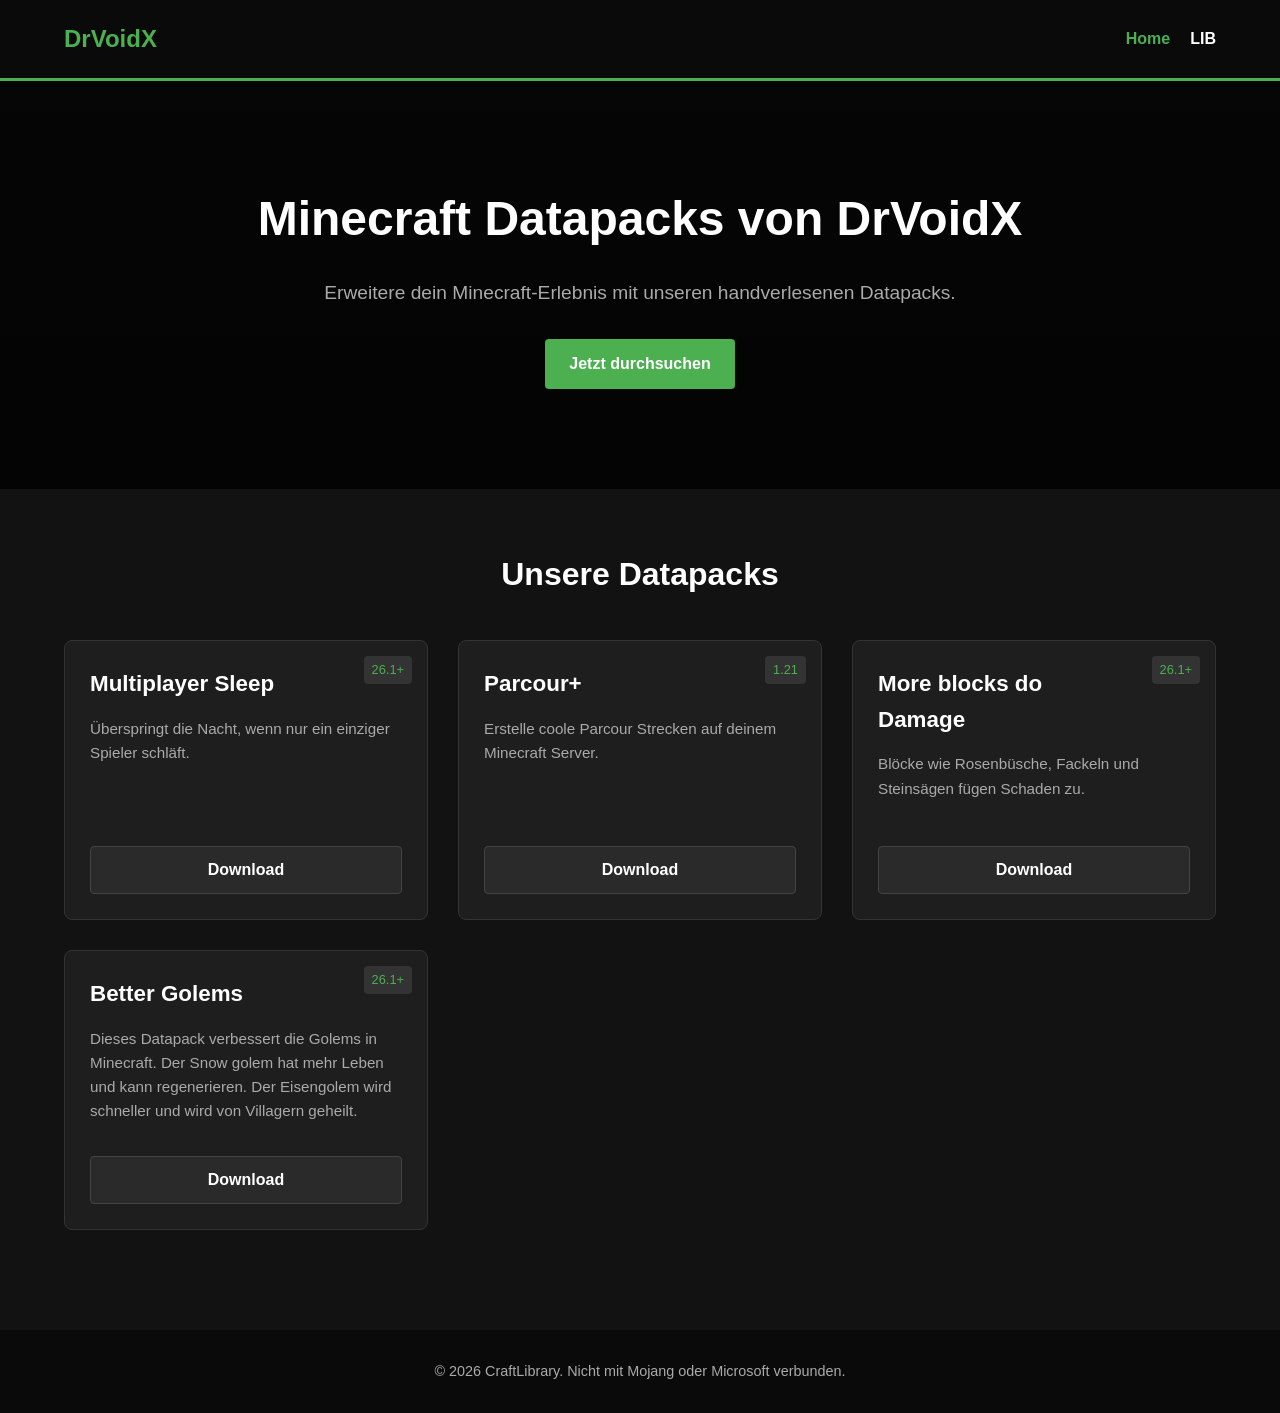
<file: index.html>
<!DOCTYPE html>
<html lang="de">
<head>
    <meta charset="UTF-8">
    <meta name="viewport" content="width=device-width, initial-scale=1.0">
    <title>Minecraft Datapacks von DrVoidX</title>
    <link rel="stylesheet" href="style.css">
</head>
<body>

    
    <header>
        <div class="container">
            <div class="logo">DrVoidX</div>
            <nav>
                <ul>
                    <li><a href="index.html" class="active">Home</a></li>
                    <li><a href="wiki.html">LIB</a></li>
                </ul>
            </nav>
        </div>
    </header>

    
    <section id="home" class="hero">
        <div class="container">
            <h1>Minecraft Datapacks von DrVoidX</h1>
            <p>Erweitere dein Minecraft-Erlebnis mit unseren handverlesenen Datapacks.</p>
            <a href="#datapacks" class="btn">Jetzt durchsuchen</a>
        </div>
    </section>

    
    <section id="datapacks" class="datapacks-section">
        <div class="container">
            <h2>Unsere Datapacks</h2>
            <div class="grid">
                
                
                <div class="card">
                    <div class="card-badge">26.1+</div>
                    <h3>Multiplayer Sleep</h3>
                    <p>Überspringt die Nacht, wenn nur ein einziger Spieler schläft.</p>
                    <div class="card-footer">
                        <a href="downloads/multiplayer_sleep.zip" download class="btn-download">Download</a>
                    </div>
                </div>

                
                <div class="card">
                    <div class="card-badge">1.21</div>
                    <h3>Parcour+</h3>
                    <p>Erstelle coole Parcour Strecken auf deinem Minecraft Server.</p>
                    <div class="card-footer">
                        <a href="downloads/parcourdatapack.zip" download class="btn-download">Download</a>
                    </div>
                </div>

                <div class="card">
                    <div class="card-badge">26.1+</div>
                    <h3>More blocks do Damage</h3>
                    <p>Blöcke wie Rosenbüsche, Fackeln und Steinsägen fügen Schaden zu.</p>
                    <div class="card-footer">
                        <a href="downloads/damageblocks.zip" download class="btn-download">Download</a>
                    </div>
                </div>

                
                <div class="card">
                    <div class="card-badge">26.1+</div>
                    <h3>Better Golems</h3>
                    <p>Dieses Datapack verbessert die Golems in Minecraft. Der Snow golem hat mehr Leben und kann regenerieren. Der Eisengolem wird schneller und wird von Villagern geheilt.</p>
                    <div class="card-footer">
                        <a href="downloads/better-golems.zip" download class="btn-download">Download</a>
                    </div>
                </div>

            </div>
        </div>
    </section>

    
    <footer>
        <div class="container">
            <p>&copy; 2026 CraftLibrary. Nicht mit Mojang oder Microsoft verbunden.</p>
        </div>
    </footer>

</body>
</html>
</file>
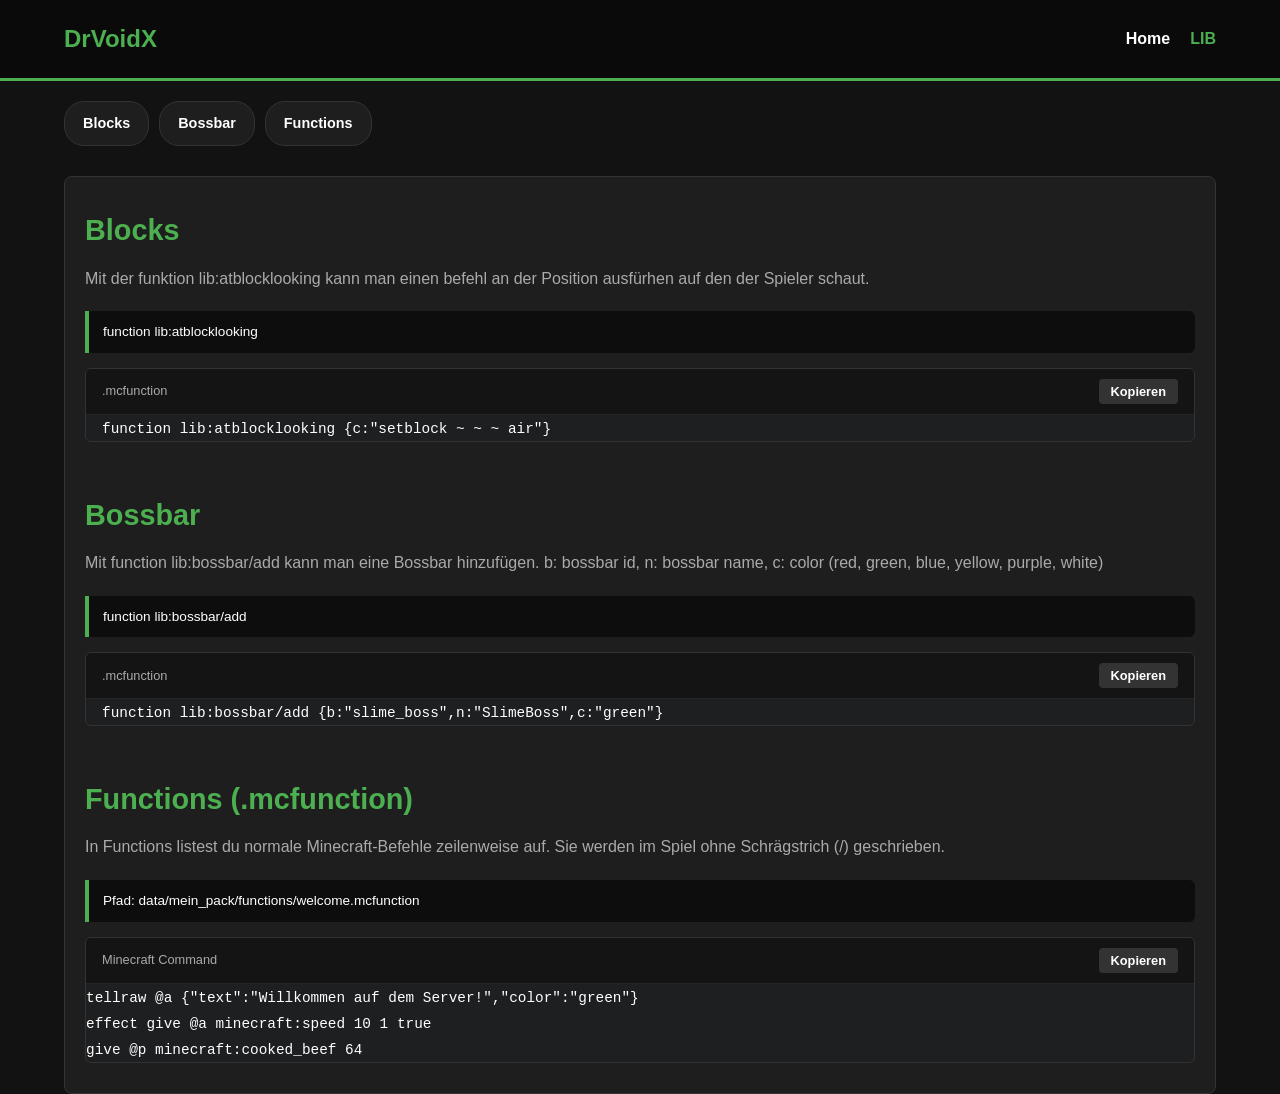
<file: wiki.html>
<!DOCTYPE html>
<html lang="de">
<head>
    <meta charset="UTF-8">
    <meta name="viewport" content="width=device-width, initial-scale=1.0">
    <title>LIB</title>
    
    <link rel="stylesheet" href="https://cloudflare.com">
    <link rel="stylesheet" href="style.css">
</head>
<body>

    
    <header>
        <div class="container">
            <div class="logo">DrVoidX</div>
            <nav>
                <ul>
                    <li><a href="index.html">Home</a></li>
                    
                    <li><a href="wiki.html" class="active">LIB</a></li>
                </ul>
            </nav>
        </div>
    </header>

    
    <div class="wiki-wrap container">
        
        
        <div class="wiki-nav">
            <a href="#blocks" class="nav-chip">Blocks</a>
            <a href="#bossbar" class="nav-chip">Bossbar</a>
            <a href="#functions" class="nav-chip">Functions</a>
        </div>

       
        <main class="wiki-main">
            
            
            <section id="blocks" class="wiki-section">
                <h2>Blocks</h2>
                <p>Mit der funktion lib:atblocklooking kann man einen befehl an der Position ausfürhen auf den der Spieler schaut.</p>
                
                <div class="file-path">function lib:atblocklooking <code></code></div>
                
                <div class="code-box">
                    <div class="code-header">
                        <span>.mcfunction</span>
                        <button class="copy-btn" onclick="copyCode(this)">Kopieren</button>
                    </div>
                   
                    <pre><code class="language-json">function lib:atblocklooking {c:"setblock ~ ~ ~ air"}</code></pre>
                </div>
            </section>

            <section id="bossbar" class="wiki-section">
                <h2>Bossbar</h2>
                <p>Mit function lib:bossbar/add kann man eine Bossbar hinzufügen.
                    b: bossbar id, n: bossbar name, c: color (red, green, blue, yellow, purple, white)
                </p>
                
                <div class="file-path">function lib:bossbar/add <code></code></div>
                
                <div class="code-box">
                    <div class="code-header">
                        <span>.mcfunction</span>
                        <button class="copy-btn" onclick="copyCode(this)">Kopieren</button>
                    </div>
                    <pre><code class="language-json">function lib:bossbar/add {b:"slime_boss",n:"SlimeBoss",c:"green"}</code></pre>
                </div>
            </section>

            
            <section id="functions" class="wiki-section">
                <h2>Functions (.mcfunction)</h2>
                <p>In Functions listest du normale Minecraft-Befehle zeilenweise auf. Sie werden im Spiel ohne Schrägstrich (/) geschrieben.</p>
                
                <div class="file-path">Pfad: <code>data/mein_pack/functions/welcome.mcfunction</code></div>
                
                <div class="code-box">
                    <div class="code-header">
                        <span>Minecraft Command</span>
                        <button class="copy-btn" onclick="copyCode(this)">Kopieren</button>
                    </div>
                    <pre><code class="language-mcfunction">tellraw @a {"text":"Willkommen auf dem Server!","color":"green"}
effect give @a minecraft:speed 10 1 true
give @p minecraft:cooked_beef 64</code></pre>
                </div>
            </section>

        </main>
    </div>

    
    <script src="https://cloudflare.com"></script>
    <script src="https://cloudflare.com"></script>
    
    <script>
        function copyCode(button) {
            const codeBox = button.closest('.code-box');
            const codeText = codeBox.querySelector('code').innerText;

            navigator.clipboard.writeText(codeText).then(() => {
                button.innerText = "✓ Kopiert!";
                button.style.background = "#4caf50";
                
                setTimeout(() => {
                    button.innerText = "Kopieren";
                    button.style.background = "#333";
                }, 2000);
            });
        }
    </script>

</body>
</html>
</file>
<file: style.css>
/* Globale Stile & Farben */
:root {
    --bg-dark: #121212;
    --bg-card: #1e1e1e;
    --primary-green: #4caf50;
    --primary-hover: #45a049;
    --text-main: #ffffff;
    --text-muted: #aaaaaa;
}

* {
    margin: 0;
    padding: 0;
    box-sizing: border-box;
    font-family: 'Segoe UI', Tahoma, Geneva, Verdana, sans-serif;
}

body {
    background-color: var(--bg-dark);
    color: var(--text-main);
    line-height: 1.6;
}

.container {
    width: 90%;
    max-width: 1200px;
    margin: 0 auto;
}

/* Header & Navigation */
header {
    background-color: #0a0a0a;
    padding: 20px 0;
    border-bottom: 3px solid var(--primary-green);
    position: sticky;
    top: 0;
    z-index: 100;
}

header .container {
    display: flex;
    justify-content: space-between;
    align-items: center;
}

.logo {
    font-size: 1.5rem;
    font-weight: bold;
    color: var(--primary-green);
}

nav ul {
    list-style: none;
    display: flex;
    gap: 20px;
}

nav a {
    color: var(--text-main);
    text-decoration: none;
    font-weight: 600;
    transition: color 0.3s;
}

nav a:hover {
    color: var(--primary-green);
}

/* Hero Bereich */
.hero {
    background: linear-gradient(rgba(0,0,0,0.7), rgba(0,0,0,0.8)), url('https://unsplash.com') no-repeat center center/cover;
    padding: 100px 0;
    text-align: center;
}

.hero h1 {
    font-size: 3rem;
    margin-bottom: 20px;
}

.hero p {
    font-size: 1.2rem;
    color: var(--text-muted);
    margin-bottom: 30px;
}

.btn {
    display: inline-block;
    background-color: var(--primary-green);
    color: white;
    padding: 12px 24px;
    text-decoration: none;
    border-radius: 4px;
    font-weight: bold;
    transition: background 0.3s;
}

.btn:hover {
    background-color: var(--primary-hover);
}

/* Datapacks Sektion & Grid */
.datapacks-section {
    padding: 60px 0;
}

.datapacks-section h2 {
    margin-bottom: 40px;
    text-align: center;
    font-size: 2rem;
}

.grid {
    display: grid;
    grid-template-columns: repeat(auto-fit, minmax(300px, 1fr));
    gap: 30px;
}

/* Datapack Karten */
.card {
    background-color: var(--bg-card);
    border: 1px solid #333;
    border-radius: 8px;
    padding: 25px;
    position: relative;
    display: flex;
    flex-direction: column;
    justify-content: space-between;
    transition: transform 0.2s, border-color 0.2s;
}

.card:hover {
    transform: translateY(-5px);
    border-color: var(--primary-green);
}

.card-badge {
    position: absolute;
    top: 15px;
    right: 15px;
    background-color: #333;
    padding: 4px 8px;
    border-radius: 4px;
    font-size: 0.8rem;
    color: var(--primary-green);
}

.card h3 {
    margin-bottom: 15px;
    font-size: 1.4rem;
    padding-right: 60px;
}

.card p {
    color: var(--text-muted);
    margin-bottom: 20px;
    font-size: 0.95rem;
}

.btn-download {
    display: block;
    text-align: center;
    background-color: #2a2a2a;
    color: var(--text-main);
    padding: 10px;
    text-decoration: none;
    border-radius: 4px;
    border: 1px solid #444;
    transition: all 0.3s;
}

.btn-download:hover {
    background-color: var(--primary-green);
    border-color: var(--primary-green);
}

/* Footer */
footer {
    background-color: #0a0a0a;
    padding: 30px 0;
    text-align: center;
    color: var(--text-muted);
    font-size: 0.9rem;
    margin-top: 40px;
}
/* --- WIKI RESPONSIVE LAYOUT --- */

.wiki-wrap {
    margin-top: 30px;
    margin-bottom: 60px;
}

/* Die Kategorien-Leiste (Nav-Chips) */
.wiki-nav {
    display: flex;
    gap: 10px;
    flex-wrap: wrap; /* Lässt Chips auf Handys in die nächste Zeile rutschen */
    margin-bottom: 30px;
    margin-top: 20px;
}

.nav-chip {
    background-color: var(--bg-card);
    color: var(--text-main);
    padding: 10px 18px;
    text-decoration: none;
    border-radius: 20px;
    font-size: 0.9rem;
    font-weight: 600;
    border: 1px solid #333;
    transition: all 0.2s ease;
}

.nav-chip:hover {
    border-color: var(--primary-green);
    background-color: #252525;
}

/* Haupt-Inhaltsbox */
.wiki-main {
    background-color: var(--bg-card);
    border: 1px solid #333;
    border-radius: 8px;
    padding: 30px 20px;
}

.wiki-section {
    margin-bottom: 50px;
}

.wiki-section:last-child {
    margin-bottom: 0;
}

.wiki-section h2 {
    color: var(--primary-green);
    font-size: 1.8rem;
    margin-bottom: 12px;
}

.wiki-section p {
    color: var(--text-muted);
    font-size: 1rem;
    margin-bottom: 20px;
}

/* Dateipfad-Anzeige */
.file-path {
    background-color: #0d0d0d;
    padding: 10px 14px;
    border-left: 4px solid var(--primary-green);
    font-size: 0.85rem;
    margin-bottom: 15px;
    border-radius: 0 6px 6px 0;
    word-break: break-all; /* Verhindert, dass langer Text auf Handys das Layout sprengt */
}

/* Code-Box Anpassungen */
.code-box {
    background-color: #1d1f21 !important; /* Passt sich dem Prism-Theme an */
    border: 1px solid #333;
    border-radius: 6px;
    overflow: hidden;
}

.code-header {
    background-color: #141414;
    padding: 10px 16px;
    display: flex;
    justify-content: space-between;
    align-items: center;
    font-size: 0.8rem;
    color: var(--text-muted);
    border-bottom: 1px solid #252525;
}

.copy-btn {
    background-color: #333;
    color: white;
    border: none;
    padding: 5px 12px;
    border-radius: 4px;
    cursor: pointer;
    font-size: 0.8rem;
    font-weight: bold;
    transition: background 0.2s;
}

/* Prism Overrides für perfektes mobiles Scrollen */
.code-box pre[class*="language-"] {
    margin: 0 !important;
    padding: 16px !important;
    background: transparent !important;
    overflow-x: auto; /* Erlaubt horizontales Wischen auf dem Handy bei langem Code */
}

.code-box code[class*="language-"] {
    font-family: 'Courier New', Courier, monospace !important;
    font-size: 0.9rem !important;
}

/* --- MOBILE OPTIMIERUNGEN (MEDIA QUERIES) --- */
@media (max-width: 768px) {
    header .container {
        flex-direction: column; /* Logo und Menü untereinander auf kleinen Displays */
        gap: 15px;
        text-align: center;
    }

    .wiki-main {
        padding: 20px 15px; /* Weniger Abstand zum Rand auf Handys */
    }

    .wiki-section h2 {
        font-size: 1.5rem;
    }
}

/* Globale Stile & Farben */
:root {
    --bg-dark: #121212;
    --bg-card: #1e1e1e;
    --primary-green: #4caf50;
    --primary-hover: #45a049;
    --text-main: #ffffff;
    --text-muted: #aaaaaa;
}

* {
    margin: 0;
    padding: 0;
    box-sizing: border-box;
    font-family: 'Segoe UI', Tahoma, Geneva, Verdana, sans-serif;
}

body {
    background-color: var(--bg-dark);
    color: var(--text-main);
    line-height: 1.6;
}

.container {
    width: 90%;
    max-width: 1200px;
    margin: 0 auto;
}

/* Header & Navigation */
header {
    background-color: #0a0a0a;
    padding: 20px 0;
    border-bottom: 3px solid var(--primary-green);
    position: sticky;
    top: 0;
    z-index: 100;
}

header .container {
    display: flex;
    justify-content: space-between;
    align-items: center;
}

.logo {
    font-size: 1.5rem;
    font-weight: bold;
    color: var(--primary-green);
}

nav ul {
    list-style: none;
    display: flex;
    gap: 20px;
}

nav a {
    color: var(--text-main);
    text-decoration: none;
    font-weight: 600;
    transition: color 0.3s;
}

nav a:hover, nav a.active {
    color: var(--primary-green);
}

/* Hero Bereich */
.hero {
    background: linear-gradient(rgba(0,0,0,0.7), rgba(0,0,0,0.8)), url('https://unsplash.com') no-repeat center center/cover;
    padding: 100px 0;
    text-align: center;
}

.hero h1 {
    font-size: 3rem;
    margin-bottom: 20px;
}

.hero p {
    font-size: 1.2rem;
    color: var(--text-muted);
    margin-bottom: 30px;
}

.btn {
    display: inline-block;
    background-color: var(--primary-green);
    color: white;
    padding: 12px 24px;
    text-decoration: none;
    border-radius: 4px;
    font-weight: bold;
    transition: background 0.3s;
}

.btn:hover {
    background-color: var(--primary-hover);
}

/* Datapacks Sektion & Grid */
.datapacks-section {
    padding: 60px 0;
}

.datapacks-section h2 {
    margin-bottom: 40px;
    text-align: center;
    font-size: 2rem;
}

/* Das Grid ordnet die Karten auf dem PC nebeneinander an */
.grid {
    display: grid;
    grid-template-columns: repeat(auto-fit, minmax(300px, 1fr));
    gap: 30px;
}

/* Datapack Karten - Einheitliches Layout für alle */
.card {
    background-color: var(--bg-card);
    border: 1px solid #333;
    border-radius: 8px;
    padding: 25px;
    position: relative;
    display: flex;
    flex-direction: column;
    justify-content: space-between; /* Drückt den Button immer nach ganz unten */
    min-height: 280px; /* Garantiert, dass alle Karten exakt gleich hoch sind */
    transition: transform 0.2s, border-color 0.2s;
}

.card:hover {
    transform: translateY(-5px);
    border-color: var(--primary-green);
}

.card-badge {
    position: absolute;
    top: 15px;
    right: 15px;
    background-color: #333;
    padding: 4px 8px;
    border-radius: 4px;
    font-size: 0.8rem;
    color: var(--primary-green);
}

.card h3 {
    margin-bottom: 15px;
    font-size: 1.4rem;
    padding-right: 60px;
}

.card p {
    color: var(--text-muted);
    margin-bottom: 20px;
    font-size: 0.95rem;
    flex-grow: 1; /* Füllt den Raum, damit Buttons auf einer Linie stehen */
}

.btn-download {
    display: block;
    text-align: center;
    background-color: #2a2a2a;
    color: var(--text-main);
    padding: 10px;
    text-decoration: none;
    border-radius: 4px;
    border: 1px solid #444;
    font-weight: bold;
    transition: all 0.3s;
}

.btn-download:hover {
    background-color: var(--primary-green);
    border-color: var(--primary-green);
}

/* Footer */
footer {
    background-color: #0a0a0a;
    padding: 30px 0;
    text-align: center;
    color: var(--text-muted);
    font-size: 0.9rem;
    margin-top: 40px;
}

/* --- MOBILE OPTIMIERUNGEN (FÜR HANDYS) --- */
@media (max-width: 768px) {
    header .container {
        flex-direction: column;
        gap: 15px;
        text-align: center;
    }

    .hero h1 {
        font-size: 2rem;
    }

    .hero p {
        font-size: 1rem;
    }

    .grid {
        grid-template-columns: 1fr; /* Auf Handys alle Karten sauber untereinander */
        gap: 20px;
    }
}

.language-json {
    padding: 16px;
}
</file>
